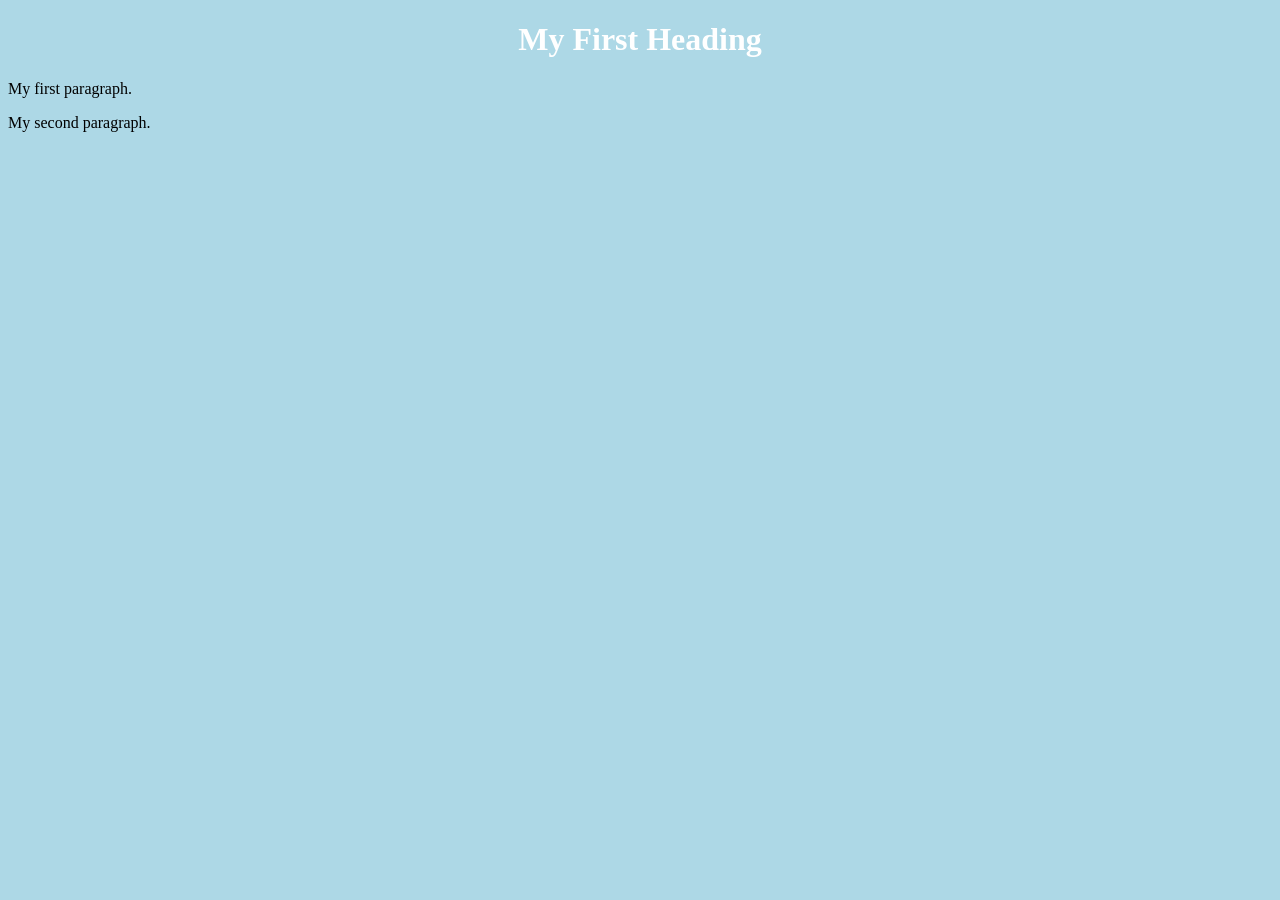
<file: index.html>
<!DOCTYPE html> 
<html> 
         <head>
              <title>Page Title</title>
              <link rel ="stylesheet" href ="style.css">
               </style>                  
         </head>
<body> 
         <h1>My First Heading</h1> 
         <p>My first paragraph.</p>
         <p>My second paragraph.</p>
</body>
</file>
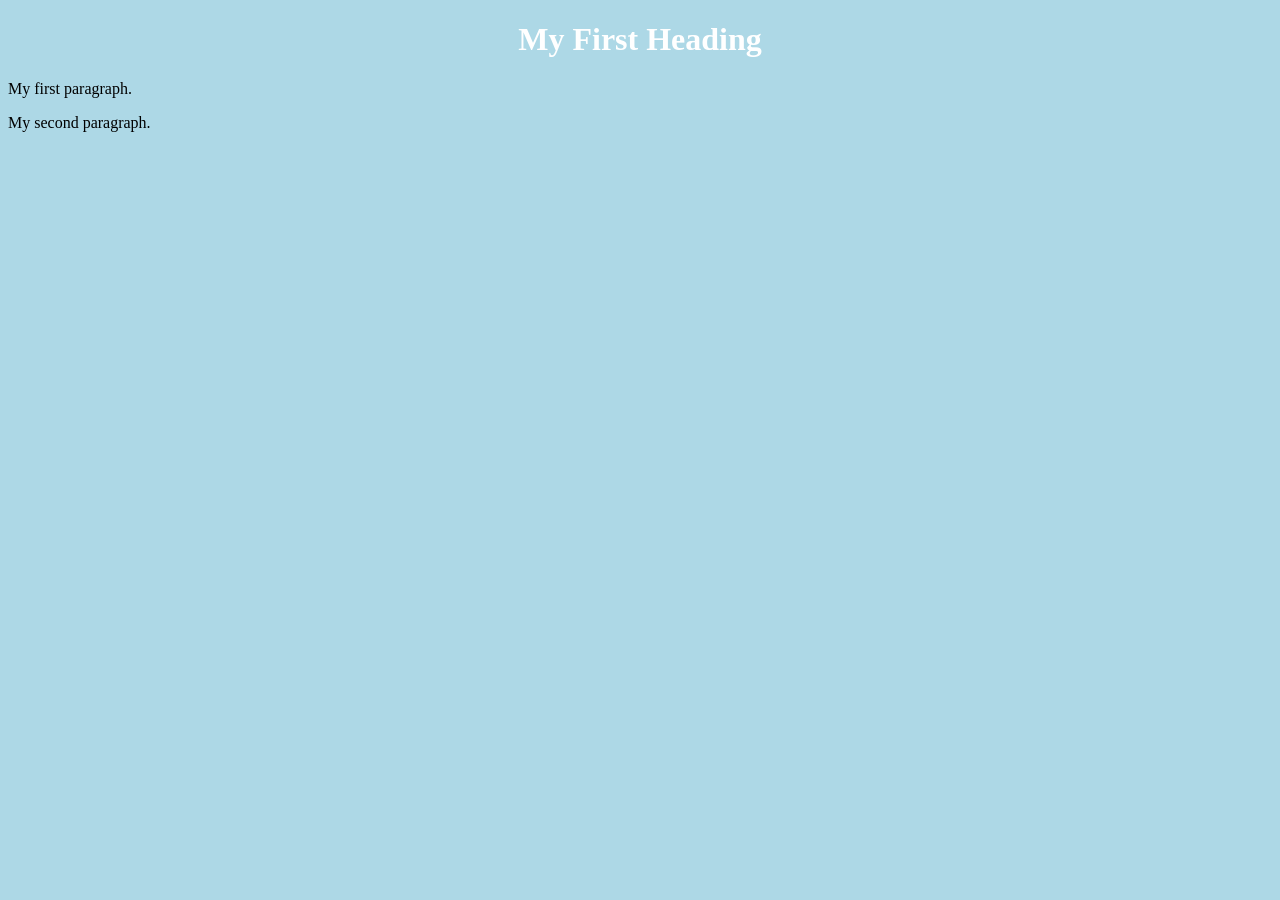
<file: web_pages/index.html>
<!DOCTYPE html> 
<html> 
         <head>
              <title>Page Title</title>
              <link rel ="stylesheet" href ="/css/style.css">
               </style>                  
         </head>
<body> 
         <h1>My First Heading</h1> 
         <p>My first paragraph.</p>
         <p>My second paragraph.</p>
</body>
</file>
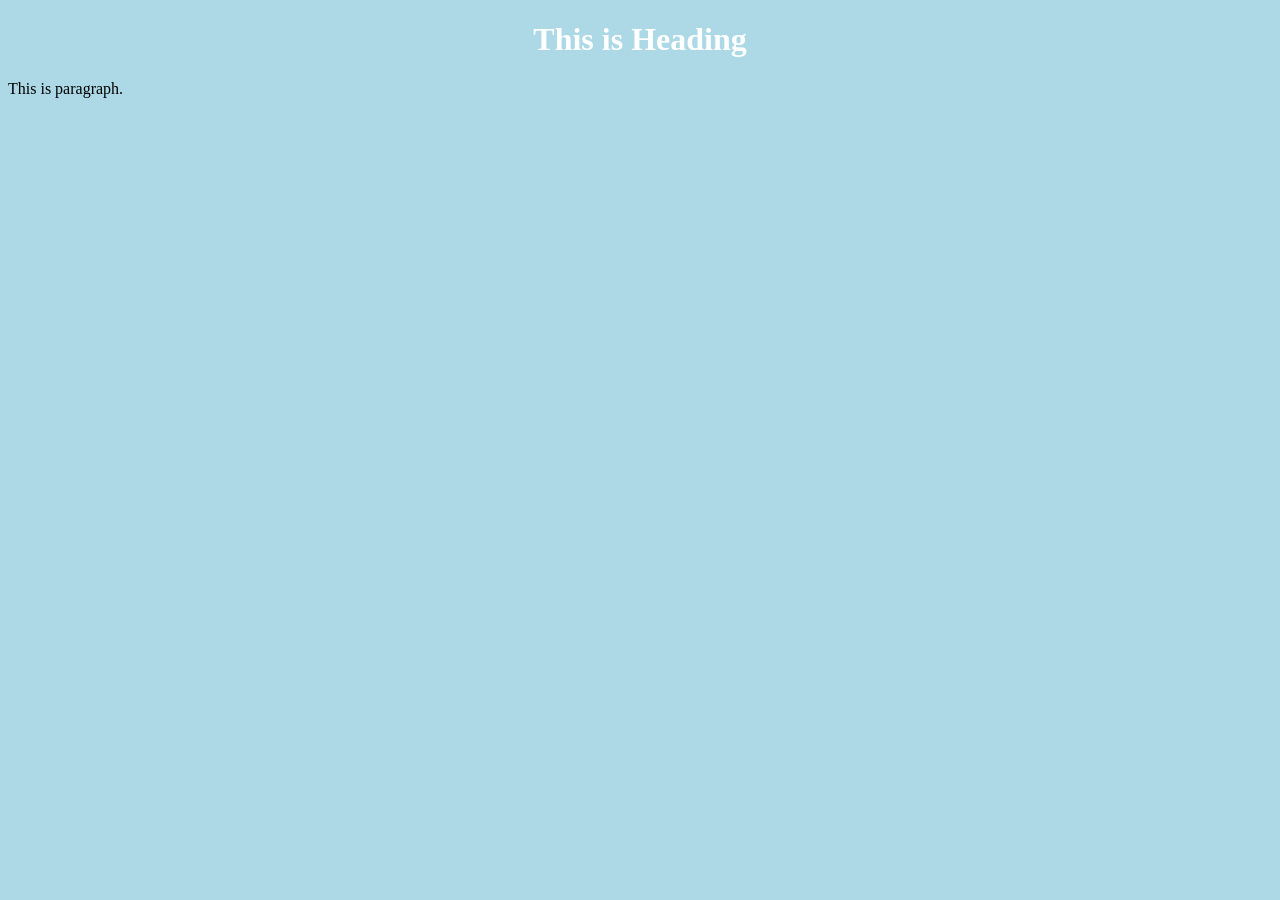
<file: page2.html>
<!DOCTYPE html>
<html>
         <head>
              <title>Page Title</title>
              <link rel ="stylesheet" href ="style.css">
               </style>
         </head>
         <body>
                   <h1>This is Heading</h1>
                   <p>This is paragraph.</p>
         </body>
</html>
</file>
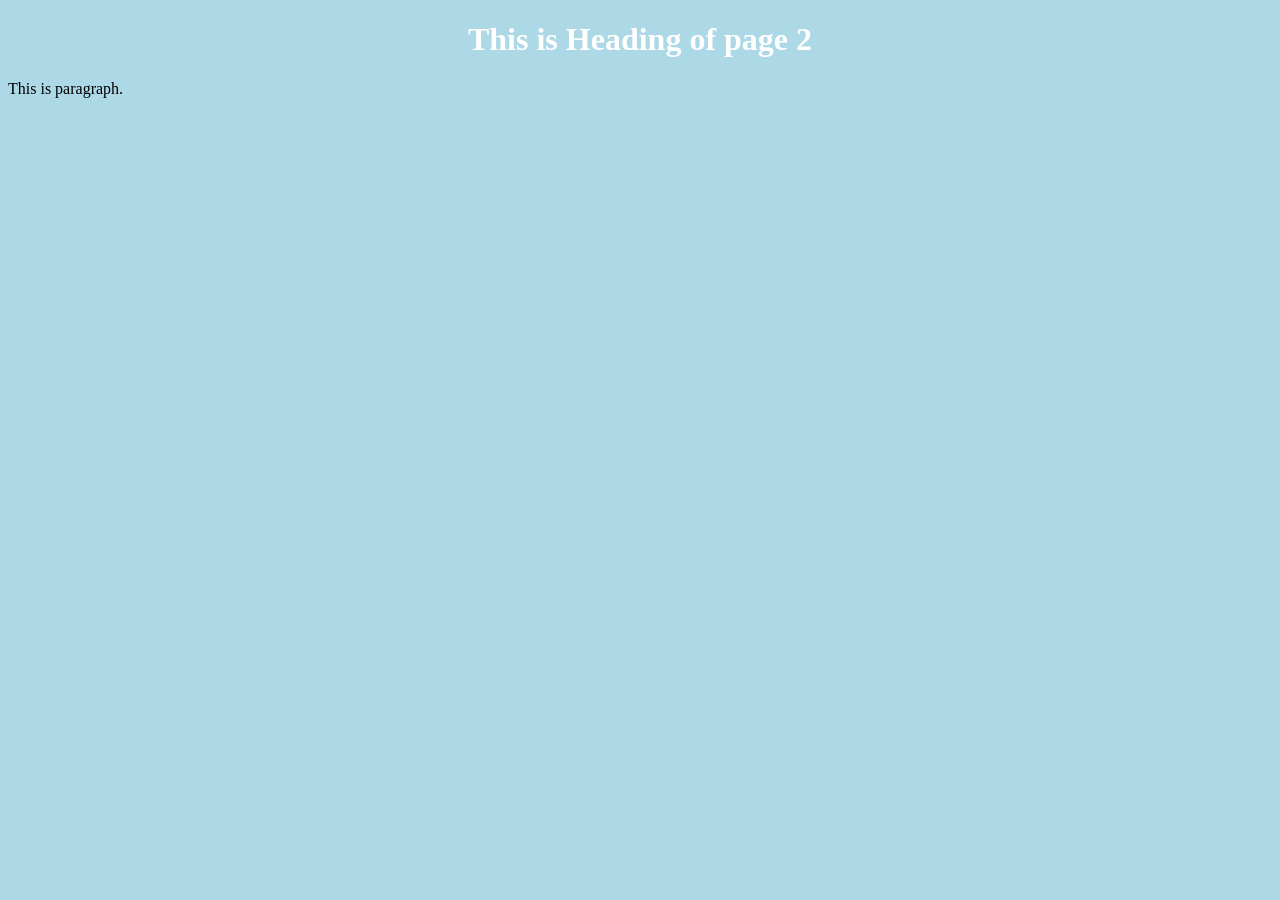
<file: web_pages/page2.html>
<!DOCTYPE html>
<html>
         <head>
              <title>Page 2 Title</title>
              <link rel ="stylesheet" href ="/css/style.css">
               </style>
         </head>
         <body>
                   <h1>This is Heading of page 2</h1>
                   <p>This is paragraph.</p>
         </body>
</html>
</file>
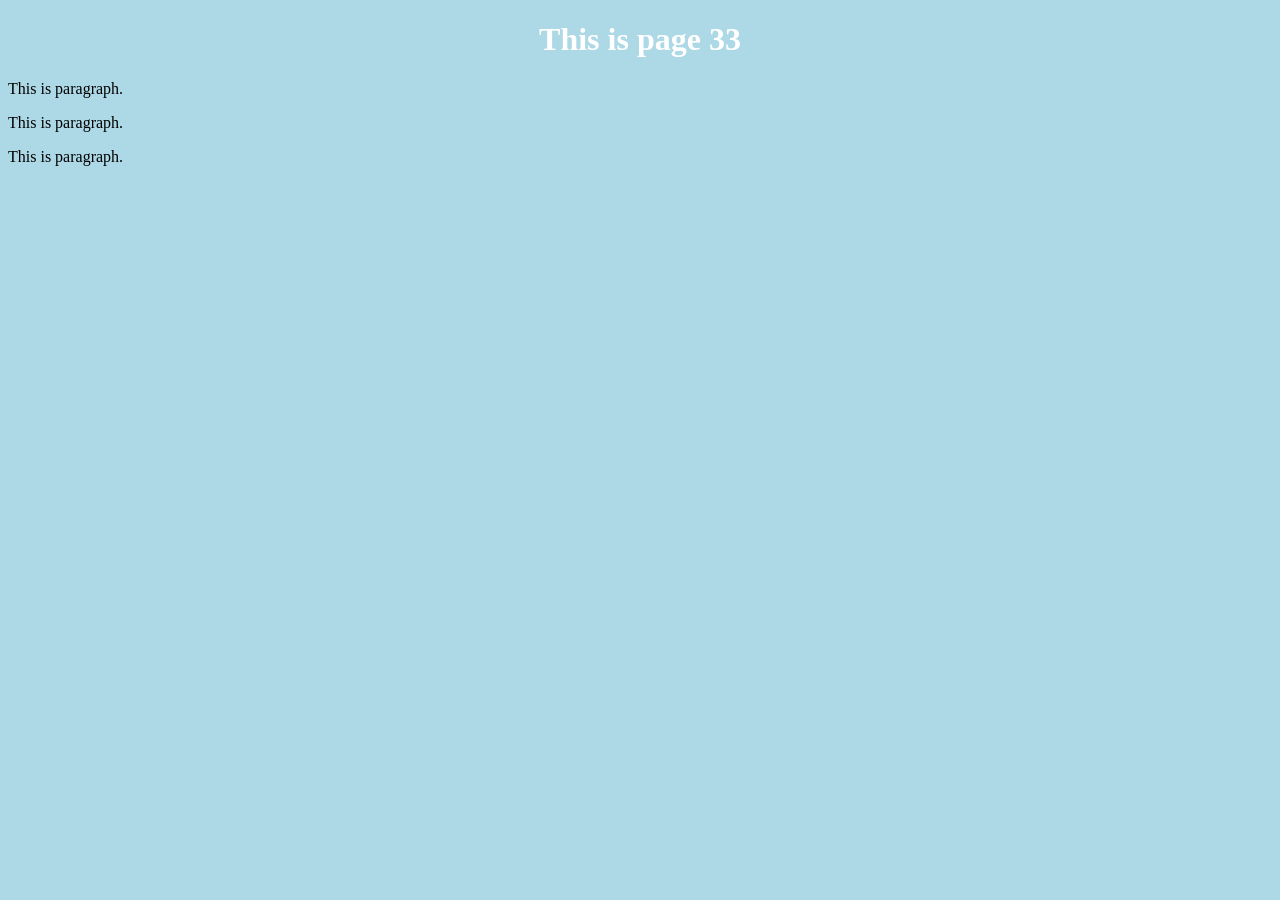
<file: web_pages/page3.html>
<!DOCTYPE html>
<html>
         <head>
              <title>Page 33</title>
              <link rel ="stylesheet" href ="/css/style.css">
               </style>
         </head>
         <body>
                   <h1>This is page 33</h1>
                   <p>This is paragraph.</p>
                   <p>This is paragraph.</p>
                   <p>This is paragraph.</p>

         </body>
</html>
</file>
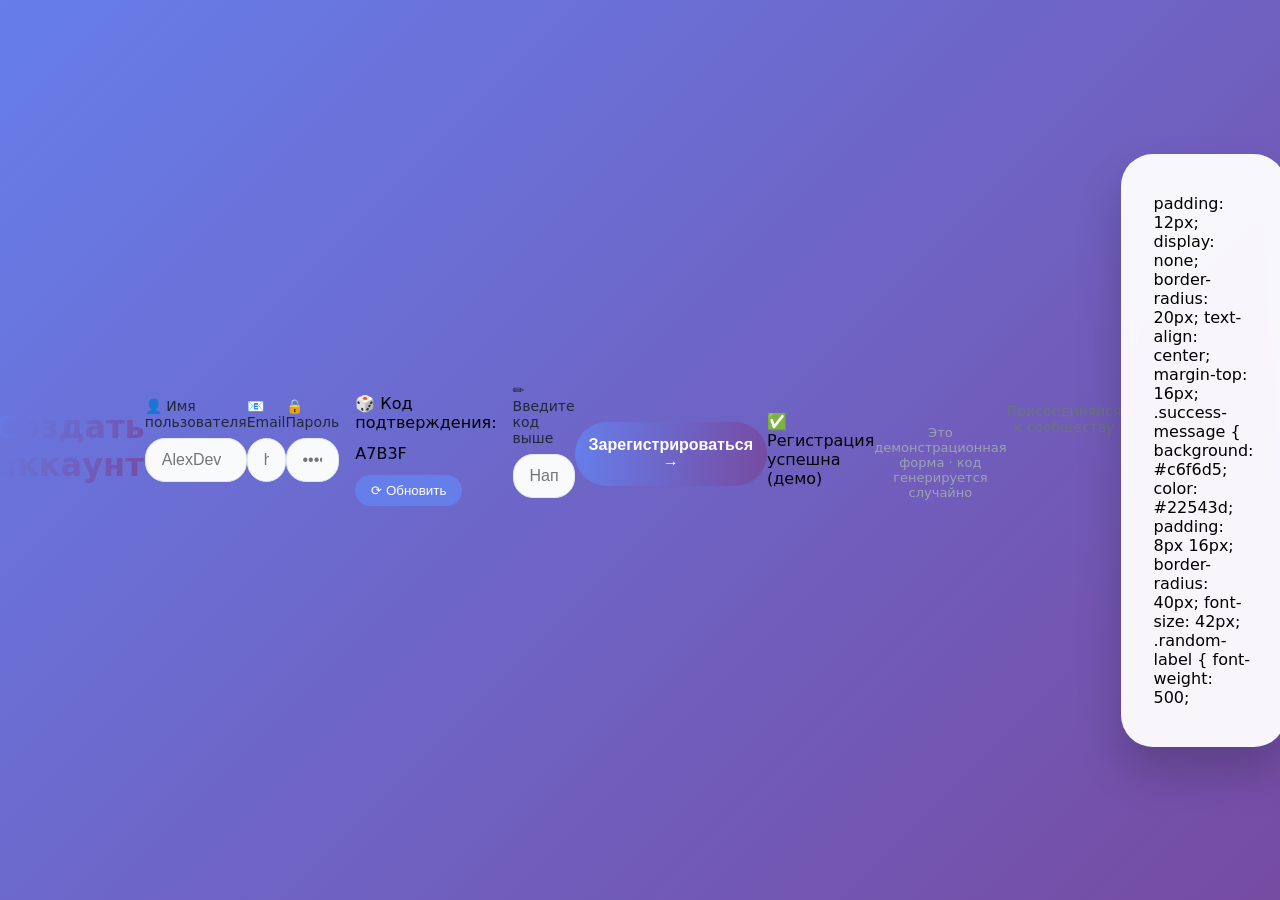
<file: web_pages/register.html>
<!DOCTYPE html>
<html lang="ru">
<head>
    <meta charset="UTF-8">
    <meta name="viewport" content="width=device-width, initial-scale=1.0">
    <title>Регистрация | Случайный код</title>
    <style>
        * {
            margin: 0;
            padding: 0;
            box-sizing: border-box;
        }

        body {
            font-family: system-ui, -apple-system, 'Segoe UI', Roboto, 'Helvetica Neue', sans-serif;
            background: linear-gradient(135deg, #667eea 0%, #764ba2 100%);
            min-height: 100vh;
            display: flex;
            align-items: center;
            justify-content: center;
            padding: 20px;
        }

        .register-card {
            background: rgba(255, 255, 255, 0.95);
            backdrop-filter: blur(10px);
            border-radius: 32px;
            padding: 40px 32px;
            width: 100%;
            max-width: 480px;
            box-shadow: 0 25px 45px rgba(0, 0, 0, 0.2);
            transition: transform 0.2s ease;
        }

        .register-card:hover {
            transform: translateY(-5px);
        }

        h1 {
            font-size: 32px;
            font-weight: 700;
            background: linear-gradient(120deg, #667eea, #764ba2);
            background-clip: text;
            -webkit-background-clip: text;
            color: transparent;
            margin-bottom: 8px;
            text-align: center;
        }

        .subtitle {
            text-align: center;
            color: #6b7280;
            margin-bottom: 62px;
            font-size: 14px;
        }

        .input-group {
            margin-bottom: 20px;
        }

        label {
            display: block;
            font-size: 14px;
            font-weight: 500;
            color: #1f2937;
            margin-bottom: 8px;
        }

        input {
            width: 100%;
            padding: 12px 16px;
            font-size: 16px;
            border: 1.5px solid #e2e8f0;
            border-radius: 20px;
            transition: all 0.2s;
            background: #f9fafb;
            outline: none;
        }

        input:focus {
            border-color: #667eea;
            background: white;
            box-shadow: 0 0 0 3px rgba(102, 126, 234, 0.2);
        }

        .random-block {
            border-radius: 20px;
            padding: 16px;
            margin: 24px 0;
            display: flex;
            align-items: center;
            justify-content: space-between;
            flex-wrap: wrap;
            gap: 12px;
        }
            color: #374151;
            display: flex;
            align-items: center;
            gap: 8px;
        }

        .random-code {
            font-family: 'Fira Code', 'Courier New', monospace;
            background: #1e293b;
            color: #38bdf8;
            font-weight: 700;
            letter-spacing: 2px;
        }

        .refresh-btn {
            background: #667eea;
            border: none;
            color: white;
            padding: 8px 16px;
            border-radius: 40px;
            font-weight: 500;
            cursor: pointer;
            transition: background 0.2s;
            display: inline-flex;
            align-items: center;
            gap: 6px;
        }

        .refresh-btn:hover {
            background: #5a67d8;
        }

        .register-btn {
            width: 100%;
            background: linear-gradient(95deg, #667eea, #764ba2);
            border: none;
            padding: 14px;
            border-radius: 40px;
            font-weight: 600;
            font-size: 16px;
            color: white;
            cursor: pointer;
            transition: opacity 0.2s;
            margin-top: 8px;
        }

        .register-btn:hover {
            opacity: 0.9;
        }

        .footer {
            text-align: center;
            font-size: 13px;
            color: #9ca3af;
            margin-top: 24px;
        }

        .error {
            color: #e53e3e;
            font-size: 12px;
            margin-top: 6px;
            display: none;
        }
        }
    </style>
        <h1>Создать аккаунт</h1>
            <div class="input-group">
                <label>👤 Имя пользователя</label>
                <input type="text" id="username" placeholder="AlexDev" required>
            </div>

            <div class="input-group">
                <label>📧 Email</label>
                <input type="email" id="email" placeholder="hello@example.com" required>
            </div>

            <div class="input-group">
                <label>🔒 Пароль</label>
                <input type="password" id="password" placeholder="••••••••" required>
            </div>

            <!-- Блок случайного кода (рандомная капча/верификация) -->
            <div class="random-block">
                <div class="random-label">
                    🎲 Код подтверждения:
                </div>
                <div class="random-code" id="randomCodeDisplay">A7B3F</div>
                <button type="button" class="refresh-btn" id="refreshCodeBtn">
                    ⟳ Обновить
                </button>
            </div>

            <div class="input-group">
                <label>✏️ Введите код выше</label>
                <input type="text" id="verificationCode" placeholder="Например A7B3F" autocomplete="off">
                <div class="error" id="codeError">Неверный проверочный код</div>
            </div>

            <button type="submit" class="register-btn">Зарегистрироваться →</button>
            <div class="success-message" id="successMessage">✅ Регистрация успешна (демо)</div>
            <div class="footer">Это демонстрационная форма · код генерируется случайно</div>
        </form>
    </div>

    <script>
        // --- Функция генерации случайного кода (6 символов: буквы + цифры) ---
        function generateRandomCode(length = 6) {
            const chars = 'ABCDEFGHJKLMNPQRSTUVWXYZ0123456789';
            let result = '';
            for (let i = 0; i < length; i++) {
                result += chars.charAt(Math.floor(Math.random() * chars.length));
            }
            return result;
        }

        // Текущий код
        let currentCode = generateRandomCode(6);

        // Элементы DOM
        const randomCodeSpan = document.getElementById('randomCodeDisplay');
        const refreshBtn = document.getElementById('refreshCodeBtn');
        const verificationInput = document.getElementById('verificationCode');
        const codeErrorDiv = document.getElementById('codeError');
        const successDiv = document.getElementById('successMessage');
        const registerForm = document.getElementById('registerForm');

        // Функция обновления отображения кода
        function updateCodeDisplay() {
            randomCodeSpan.textContent = currentCode;
            // Очистить поле ввода и скрыть ошибку при смене кода
            verificationInput.value = '';
            codeErrorDiv.style.display = 'none';
            successDiv.style.display = 'none';
        }

        // Генерация нового рандомного кода
        function refreshCode() {
            currentCode = generateRandomCode(6);
            updateCodeDisplay();
        }

        // Проверка соответствия кода
        function isCodeValid() {
            const enteredCode = verificationInput.value.trim().toUpperCase();
            return enteredCode === currentCode;
        }

        // Обработка отправки формы
        registerForm.addEventListener('submit', (event) => {
            event.preventDefault();

            // Базовая валидация полей (не пустые)
            const username = document.getElementById('username').value.trim();
            const email = document.getElementById('email').value.trim();
            const password = document.getElementById('password').value;

            if (!username || !email || !password) {
                alert('Пожалуйста, заполните все поля');
                return;
            }

            // Проверка кода
            if (!isCodeValid()) {
                codeErrorDiv.style.display = 'block';
                successDiv.style.display = 'none';
                return;
            }

            codeErrorDiv.style.display = 'none';
            // Имитация успешной регистрации
            successDiv.style.display = 'block';
            // Можно очистить форму или оставить как пример
            // (в реальном проекте тут был бы запрос на сервер)
            console.log('Регистрация:', { username, email, password, verificationCode: currentCode });
        });

        // Обновить код по кнопке
        refreshBtn.addEventListener('click', () => {
            refreshCode();
        });

        // При загрузке страницы сгенерируем свежий код (на случай, если захочется обновить)
        refreshCode();

        // Если пользователь начинает вводить код, убираем сообщение об ошибке
        verificationInput.addEventListener('input', () => {
            if (codeErrorDiv.style.display === 'block') {
                codeErrorDiv.style.display = 'none';
            }
        });
    </script>
</body>
</html>        <div class="subtitle">Присоединяйся к сообществу</div>

        <form id="registerForm">
</head>
<body>
    <div class="register-card">

            padding: 12px;
            display: none;
            border-radius: 20px;
            text-align: center;
            margin-top: 16px;
        .success-message {
            background: #c6f6d5;
            color: #22543d;
            padding: 8px 16px;
            border-radius: 40px;
            font-size: 42px;

        .random-label {
            font-weight: 500;
</file>
<file: style.css>
body {
                        background-color: lightblue;
                     }

                     h1 {
                       color: white;
                       text-align: center;
                     }

                     P {
                       front-family: verdana;
                       front-size: 20px;
                      }
</file>
<file: css/style.css>
body {
                        background-color: lightblue;
                     }

                     h1 {
                       color: white;
                       text-align: center;
                     }

                     P {
                       front-family: verdana;
                       front-size: 20px;
                      }
</file>
